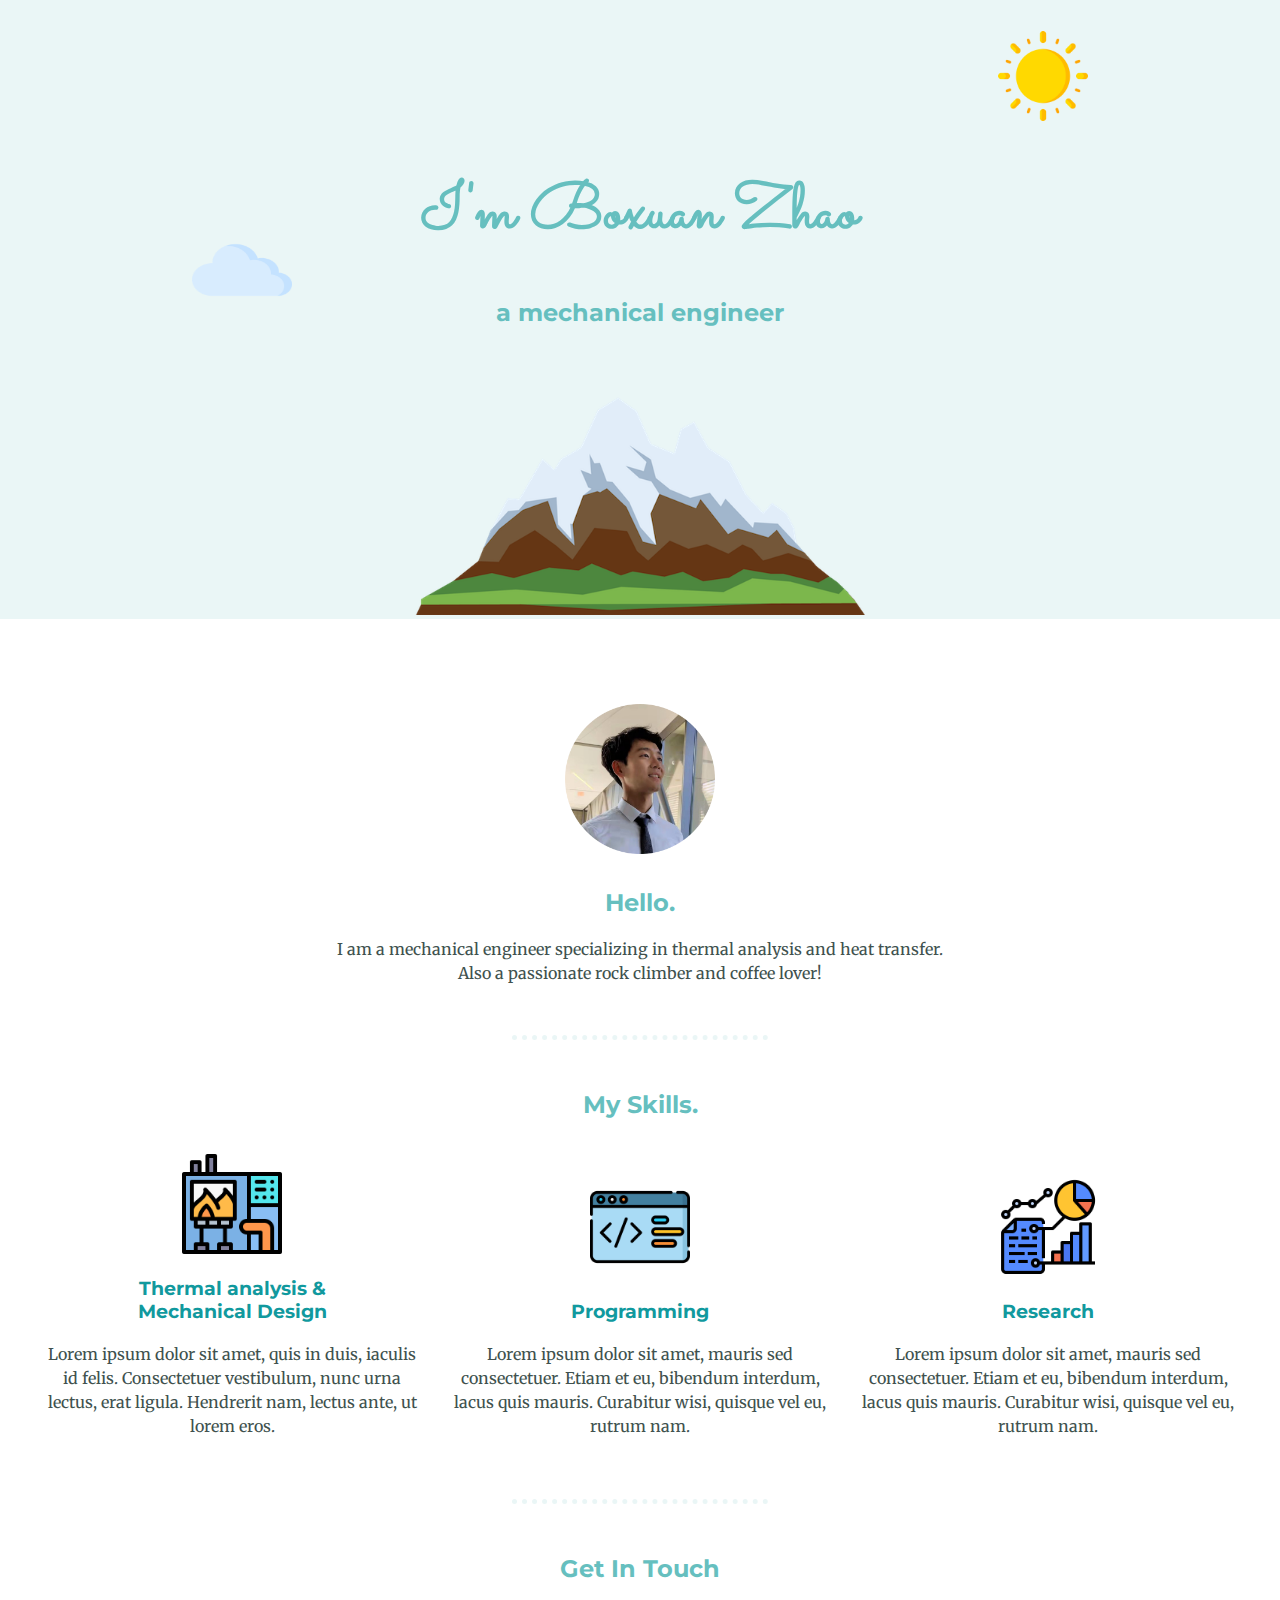
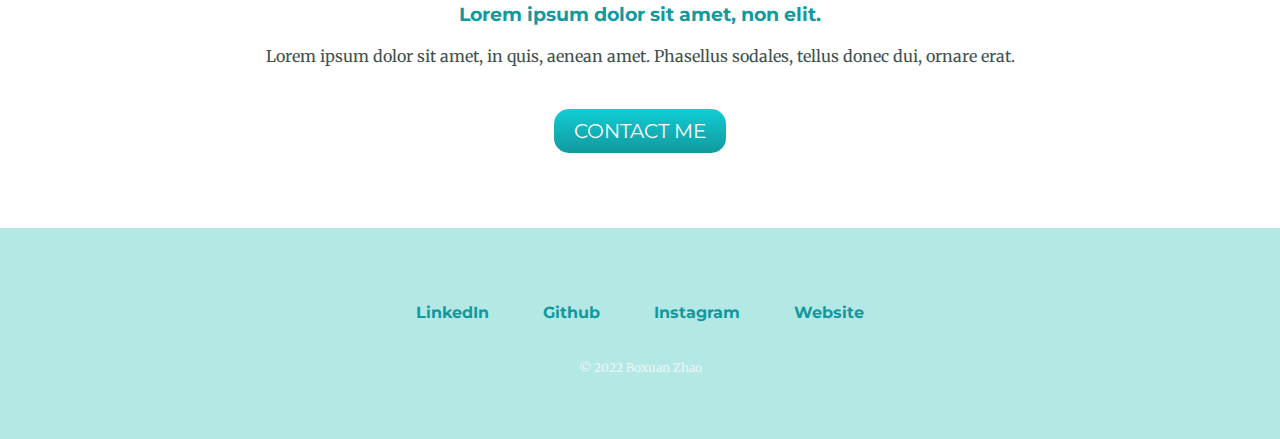
<file: index.html>
<!DOCTYPE html>
<html lang="en" dir="ltr">

<head>
  <meta charset="utf-8">
  <title>Tom's Website</title>
  <link rel="stylesheet" href="css/styles.css">
  <link rel="icon" href="fav.ico">
  <link rel="preconnect" href="https://fonts.googleapis.com">
  <link rel="preconnect" href="https://fonts.gstatic.com" crossorigin>
  <link href="https://fonts.googleapis.com/css2?family=Merriweather&family=Montserrat&family=Sacramento&display=swap" rel="stylesheet">
</head>

<body>

  <div class="top_container">
    <img class="sun" src="images/sun.png" alt="cloud">
    <h1> I'm Boxuan Zhao </h1>
    <h2>a mechanical engineer</h2>
    <img class="bottom_cloud" src="images/cloud-computing.png" alt="cloud">
    <img class="mountain_pic" src="images/mountain.png" alt="mountain">

  </div>

  <div class="middle_container">
    <div class="profile">
      <img class="profile_pic" src="images/Tom_looking_good.png" alt="profile-pic">
      <h2>Hello.</h2>
      <p class="intro">I am a mechanical engineer specializing in thermal analysis and heat transfer.
        <br>Also a passionate rock climber and coffee lover!
      </p>
    </div>
    <hr>
    <div class="skills">
      <h2>My Skills.</h2>

      <div class="skill_col">
        <img class="skill_icons" src="images/furnace.png" alt="">
        <h3>Thermal analysis & <br>Mechanical Design</h3>
        <p>Lorem ipsum dolor sit amet, quis in duis, iaculis id felis. Consectetuer vestibulum, nunc urna lectus, erat ligula. Hendrerit nam, lectus ante, ut lorem eros.</p>
      </div>

      <div class="skill_col">
        <img class="skill_icons" src="images/code.png" alt="">
        <h3>Programming</h3>
        <p>Lorem ipsum dolor sit amet, mauris sed consectetuer. Etiam et eu, bibendum interdum, lacus quis mauris. Curabitur wisi, quisque vel eu, rutrum nam.</p>
      </div>

      <div class="skill_col">
        <img class="skill_icons" src="images/research.png" alt="">
        <h3>Research</h3>
        <p>Lorem ipsum dolor sit amet, mauris sed consectetuer. Etiam et eu, bibendum interdum, lacus quis mauris. Curabitur wisi, quisque vel eu, rutrum nam.</p>
      </div>

    </div>
    <hr>
    <div class="contact_me">
      <h2>Get In Touch</h2>
      <h3>Lorem ipsum dolor sit amet, non elit.</h3>
      <p>Lorem ipsum dolor sit amet, in quis, aenean amet. Phasellus sodales, tellus donec dui, ornare erat.</p>
      <a class="btn" href="mailto:name@email.com">CONTACT ME</a>
    </div>
  </div>


  <div class="bottom_container">
    <a class="footer_link" href="https://www.linkedin.com/">LinkedIn</a>
    <a class="footer_link" href="https://twitter.com/">Github</a>
    <a class="footer_link" href="https://twitter.com/">Instagram</a>
    <a class="footer_link" href="https://www.appbrewery.co/">Website</a>
    <p class="logo_line"> © 2022 Boxuan Zhao</p>
  </div>


</body>

</html>
</file>
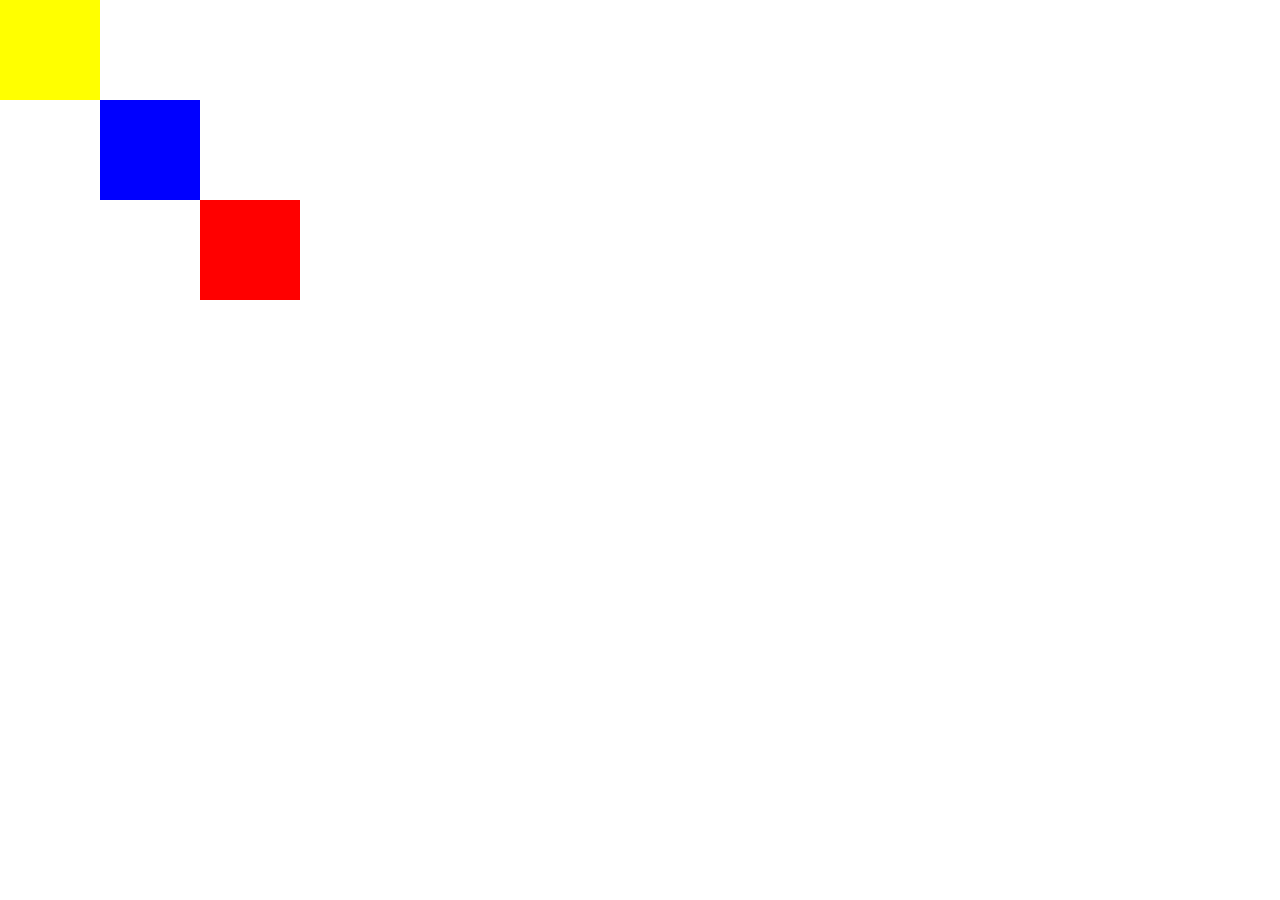
<file: test.html>
<!DOCTYPE html>
<html lang="en" dir="ltr">

<head>
  <meta charset="utf-8">
  <link rel="stylesheet" href="test.css">
  <title></title>
</head>

<body>

  <div class="red">

  </div>

  <div class="blue">

  </div>

  <div class="yellow">

  </div>


</body>

</html>
</file>
<file: css/styles.css>
body {
  margin: 0px;
  /* centers all elements in the body */
  text-align: center;
  font-family: "Merriweather", serif;
  color: #40514E;
}

h1 {
  /* auto will center */
  font-size: 4rem;
  /* 16px = 1em = 100% */
  /* px is fixed sizing, and doesn't inherent from parent */
  /* em, % are dynamic, scales and inherents from parent */
  margin: 50px auto 0 auto;
  font-family: "Sacramento";
  line-height: 2;
  color: #66BFBF;
}

h2 {
  font-family: "Montserrat", sans-serif;
  font-size: 1.5rem;
  color: #66BFBF;
  font-weight: bolder;
}

h3 {
  font-family: "Montserrat", sans-serif;
  color: #11999E;
}

p {
  line-height: 1.5;
}

hr{
  border-style: dotted;
  color: #EAF6F6;
  border-width: 5px 0 0 0;
  width: 20%;
  margin: 50px auto;
}

a:hover{
  color: #EAF6F6;
}

.top_container {
  /* background-color: #B3E8E5; */
  background-color: #EAF6F6;
  padding: 100px 50px 0px 50px;
  position: relative;
}

.sun {
  position: absolute;
  right: 15%;
  top: 5%;
  width: 90px;
}

.bottom_cloud {
  position: absolute;
  left: 15%;
  bottom: 50%;
  width: 100px;
  height: 80px;
}

.mountain_pic {
  width: 450px;
}

.profile_pic {
  width: 150px;
  margin: 10px;
}

.skill_icons {
  width: 100px;
}

.middle_container {
  margin: 75px 0;
}

.skills {}

.skill_col {
  border-style: 0;
  display: inline-block;
  width: 30%;
  padding: 10px 10px 0 10px;
  margin: 0 auto;
  position: relative;
  top: 5px;
  bottom: 5px;
}

.bottom_container {
  background-color: #B3E8E5;
  padding: 50px;
}

.footer_link {
  color: #11999E;
  font-family: "Montserrat", sans-serif;
  color: #11999E;
  font-weight: bolder;
  text-decoration: none;
  display: inline-block;
  margin: 25px;
}

.logo_line{
  color: #EAF6F6;
  font-size: 0.75rem;
}

.contact_me {
  padding: 0 50px 0 50px;
}

.btn {
  background:  #11cdd4;
  background-image: -webkit-linear-gradient(top,  #11cdd4, #11999e);
  background-image: -moz-linear-gradient(top,  #11cdd4, #11999e);
  background-image: -ms-linear-gradient(top,  #11cdd4, #11999e);
  background-image: -o-linear-gradient(top,  #11cdd4, #11999e);
  background-image: linear-gradient(to bottom,  #11cdd4, #11999e);
  -webkit-border-radius: 15;
  -moz-border-radius: 15;
  border-radius: 15px;
  font-family: "Montserrat", sans-serif;
  color: #ffffff;
  font-size: 20px;
  padding: 10px 20px 10px 20px;
  text-decoration: none;
  display: inline-block;
  margin: 25px auto 0 auto;
}

.btn:hover {
  background: #30e3cb;
  background-image: -webkit-linear-gradient(top, #30e3cb, #2bc4ad);
  background-image: -moz-linear-gradient(top, #30e3cb, #2bc4ad);
  background-image: -ms-linear-gradient(top, #30e3cb, #2bc4ad);
  background-image: -o-linear-gradient(top, #30e3cb, #2bc4ad);
  background-image: linear-gradient(to bottom, #30e3cb, #2bc4ad);
  text-decoration: none;
}
</file>
<file: test.css>
/* relative positioning */

/* .red {
  height: 100px;
  width: 100px;
  background-color: red;
  position: relative;
  left: 200px;
}

.blue {
  height: 100px;
  width: 100px;
  background-color: blue;
  position: relative;
  bottom: 100px;

}

.yellow {
  height: 100px;
  width: 100px;
  background-color: yellow;
  position: relative;
  bottom: 200px;
  left: 100px;
} */

/* absolute positioning */
.body{
  margin: 0;
}

.red {
  height: 100px;
  width: 100px;
  background-color: red;
  position: absolute;
  left: 200px;
  top: 200px;
}

.blue {
  height: 100px;
  width: 100px;
  background-color: blue;
  position: absolute;
  left: 100px;
  top: 100px;

}

.yellow {
  height: 100px;
  width: 100px;
  background-color: yellow;
  position: absolute;
  left: 0px;
  top: 0px;

}
</file>
